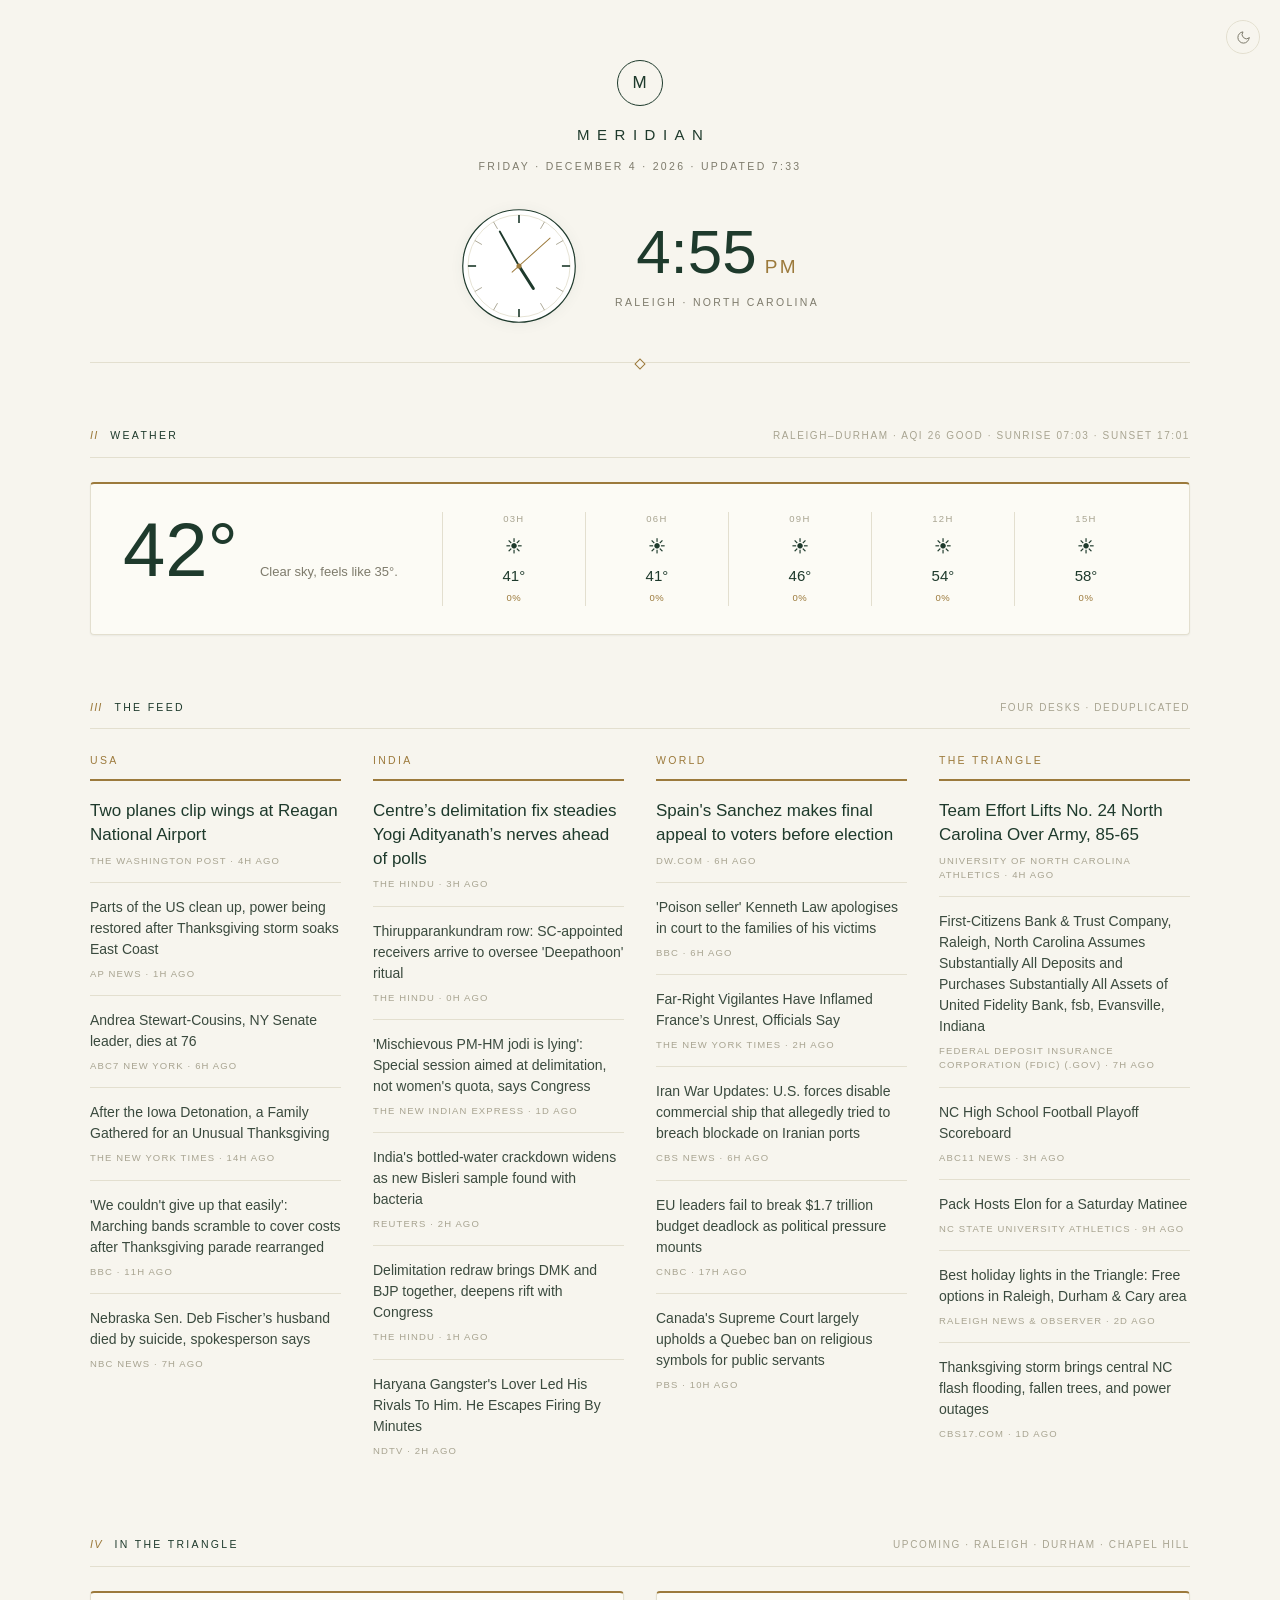
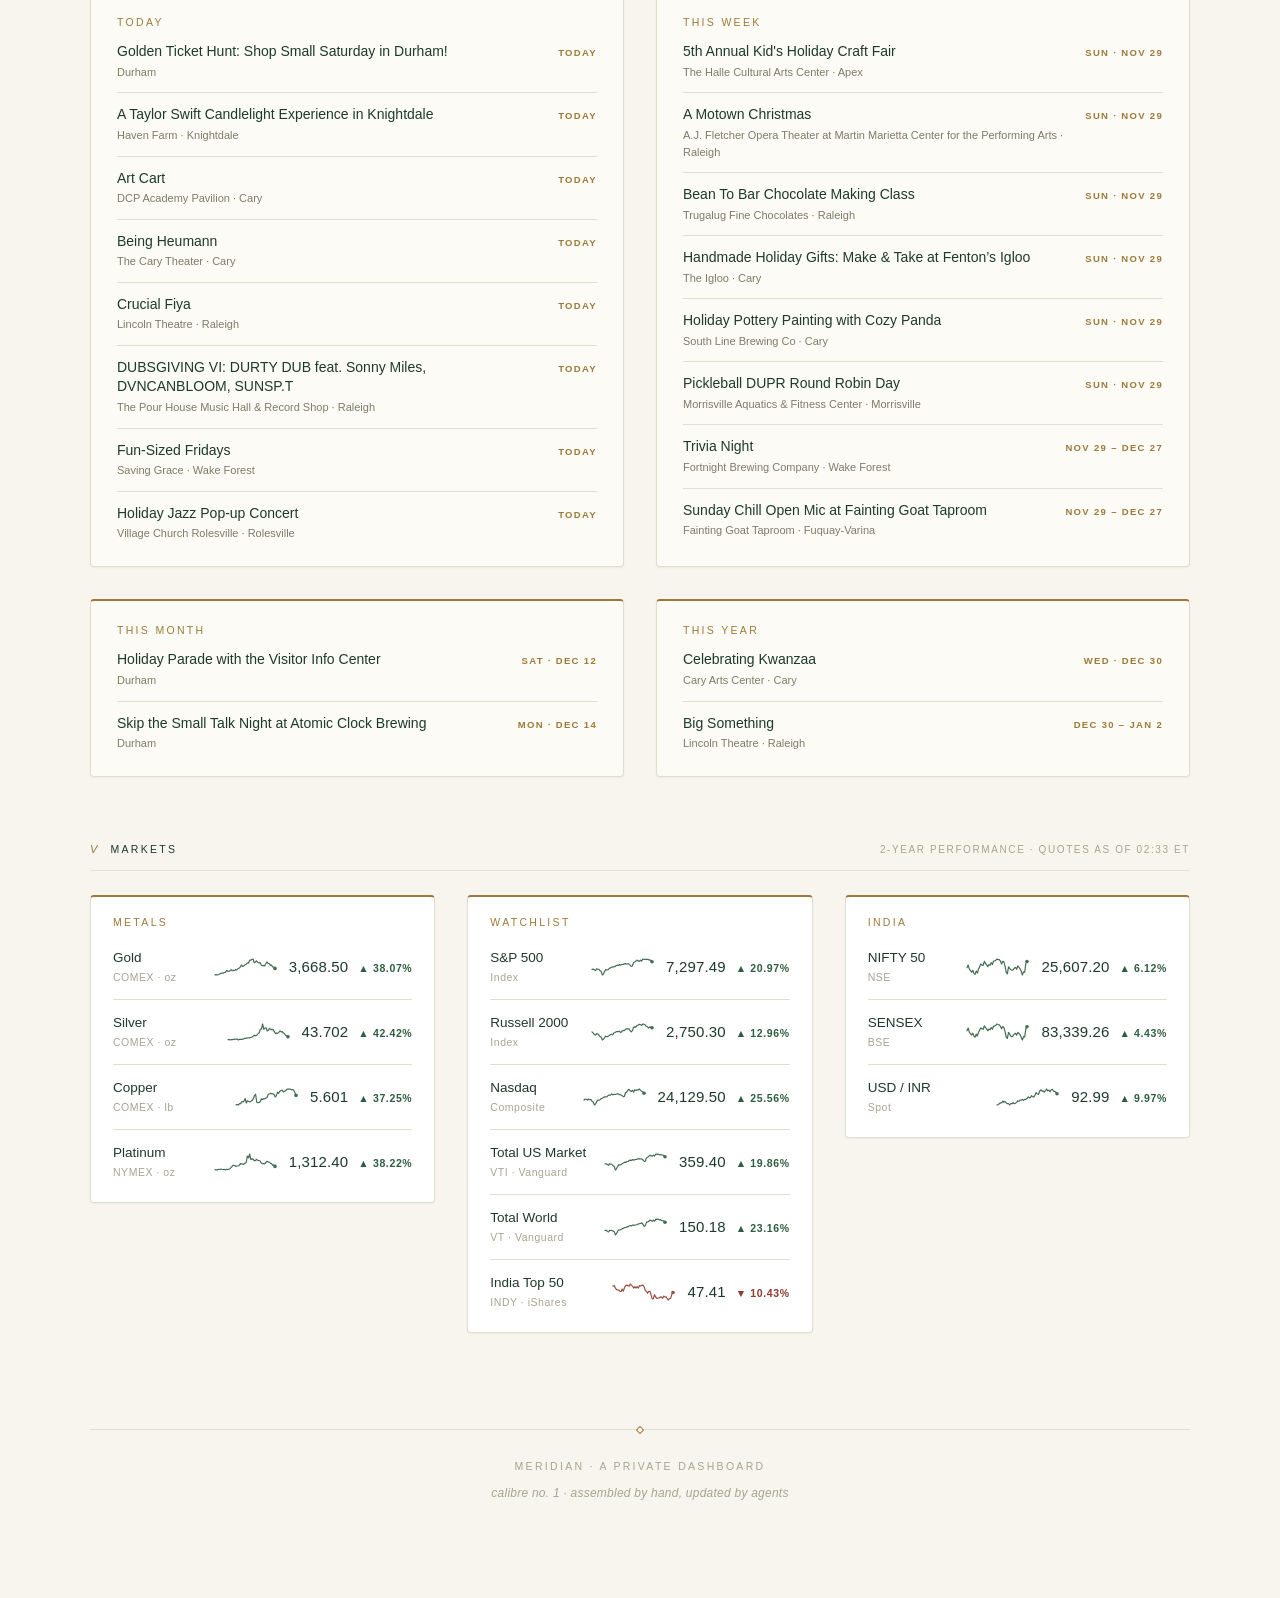
<file: site/index.html>
<!doctype html>
<html lang="en">
<head>
<meta charset="utf-8">
<meta name="viewport" content="width=device-width, initial-scale=1">
<title>Meridian</title>
<link rel="preconnect" href="https://fonts.googleapis.com">
<link rel="preconnect" href="https://fonts.gstatic.com" crossorigin>
<link href="https://fonts.googleapis.com/css2?family=Inter:ital,wght@0,200;0,400;0,500;0,600;1,400&display=swap" rel="stylesheet">
<script>try{var t=localStorage.getItem("meridian-theme");if(t)document.documentElement.dataset.theme=t}catch(e){}</script>
<meta name="theme-color" media="(prefers-color-scheme: light)" content="#F7F5EE">
<meta name="theme-color" media="(prefers-color-scheme: dark)" content="#111113">
<link rel="stylesheet" href="styles.css">
</head>
<body>
<div class="page">

  <button class="theme-toggle" id="theme-toggle" aria-label="Toggle light and dark theme">
    <svg class="moon" viewBox="0 0 24 24" fill="none" stroke="currentColor" stroke-width="1.6" stroke-linecap="round" stroke-linejoin="round"><path d="M21 12.8A9 9 0 1 1 11.2 3a7 7 0 0 0 9.8 9.8z"/></svg>
    <svg class="sun" viewBox="0 0 24 24" fill="none" stroke="currentColor" stroke-width="1.6" stroke-linecap="round"><circle cx="12" cy="12" r="4"/><path d="M12 2v2M12 20v2M4.9 4.9l1.4 1.4M17.7 17.7l1.4 1.4M2 12h2M20 12h2M4.9 19.1l1.4-1.4M17.7 6.3l1.4-1.4"/></svg>
  </button>

  <!-- I · TIME -->
  <header>
    <div class="monogram">M</div>
    <div class="wordmark">Meridian</div>
    <div class="masthead-sub label" id="dateline">—</div>
    <div class="clockrow">
      <svg class="watch" viewBox="0 0 100 100" aria-hidden="true">
        <circle class="face" cx="50" cy="50" r="48.5" fill="#FFFFFF" stroke="#161310" stroke-width="1"/>
        <circle class="ring" cx="50" cy="50" r="44" fill="none" stroke="#E8E4DB" stroke-width="0.75"/>
        <g class="tick" stroke="#161310" stroke-width="1.4">
          <line x1="50" y1="6" x2="50" y2="13"/><line x1="50" y1="87" x2="50" y2="94"/>
          <line x1="6" y1="50" x2="13" y2="50"/><line x1="87" y1="50" x2="94" y2="50"/>
        </g>
        <g class="tick2" stroke="#A9A398" stroke-width="0.8">
          <line x1="72" y1="11.9" x2="68.5" y2="18"/><line x1="88.1" y1="28" x2="82" y2="31.5"/>
          <line x1="88.1" y1="72" x2="82" y2="68.5"/><line x1="72" y1="88.1" x2="68.5" y2="82"/>
          <line x1="28" y1="88.1" x2="31.5" y2="82"/><line x1="11.9" y1="72" x2="18" y2="68.5"/>
          <line x1="11.9" y1="28" x2="18" y2="31.5"/><line x1="28" y1="11.9" x2="31.5" y2="18"/>
        </g>
        <line id="hh" class="hand" x1="50" y1="50" x2="50" y2="27" stroke="#161310" stroke-width="2.6" stroke-linecap="round"/>
        <line id="mh" class="hand" x1="50" y1="50" x2="50" y2="16" stroke="#161310" stroke-width="1.6" stroke-linecap="round"/>
        <line id="sh" class="second" x1="50" y1="58" x2="50" y2="14" stroke="#A5804A" stroke-width="0.8" stroke-linecap="round"/>
        <circle class="pin" cx="50" cy="50" r="2.2" fill="#A5804A"/>
      </svg>
      <div>
        <div class="bigtime" id="digital">–:––</div>
        <div class="tz label">Raleigh · North Carolina</div>
      </div>
    </div>
    <div class="masthead-rule"></div>
  </header>

  <!-- II · WEATHER -->
  <section id="sec-weather">
    <div class="section-head">
      <div class="label label--ink"><span class="secnum">II</span>Weather</div>
      <div class="meta" id="weather-meta">—</div>
    </div>
    <div class="panel" style="--wash:var(--wash-sky);--dial:var(--dial-sky)" id="weather-panel">
      <div class="empty">Loading…</div>
    </div>
  </section>

  <!-- III · NEWS -->
  <section id="sec-news">
    <div class="section-head">
      <div class="label label--ink"><span class="secnum">III</span>The Feed</div>
      <div class="meta" id="news-meta">—</div>
    </div>
    <div class="grid" id="news-grid"><div class="col-12 empty">Loading…</div></div>
  </section>

  <!-- IV · IN THE TRIANGLE -->
  <section id="sec-events">
    <div class="section-head">
      <div class="label label--ink"><span class="secnum">IV</span>In the Triangle</div>
      <div class="meta">Upcoming · Raleigh · Durham · Chapel Hill<span class="sampletag" id="events-tag" hidden>sample</span></div>
    </div>
    <div class="grid" id="events-grid"><div class="col-12 empty">Loading…</div></div>
  </section>

  <!-- V · MARKETS -->
  <section id="sec-markets">
    <div class="section-head">
      <div class="label label--ink"><span class="secnum">V</span>Markets</div>
      <div class="meta" id="markets-meta">—</div>
    </div>
    <div class="grid" id="markets-grid"><div class="col-12 empty">Loading…</div></div>
  </section>

  <footer>
    <div class="footer-diamond"></div>
    <div class="label">Meridian · A private dashboard</div>
    <div class="caliber">calibre no. 1 · assembled by hand, updated by agents</div>
  </footer>

</div>
<script src="app.js"></script>
</body>
</html>
</file>
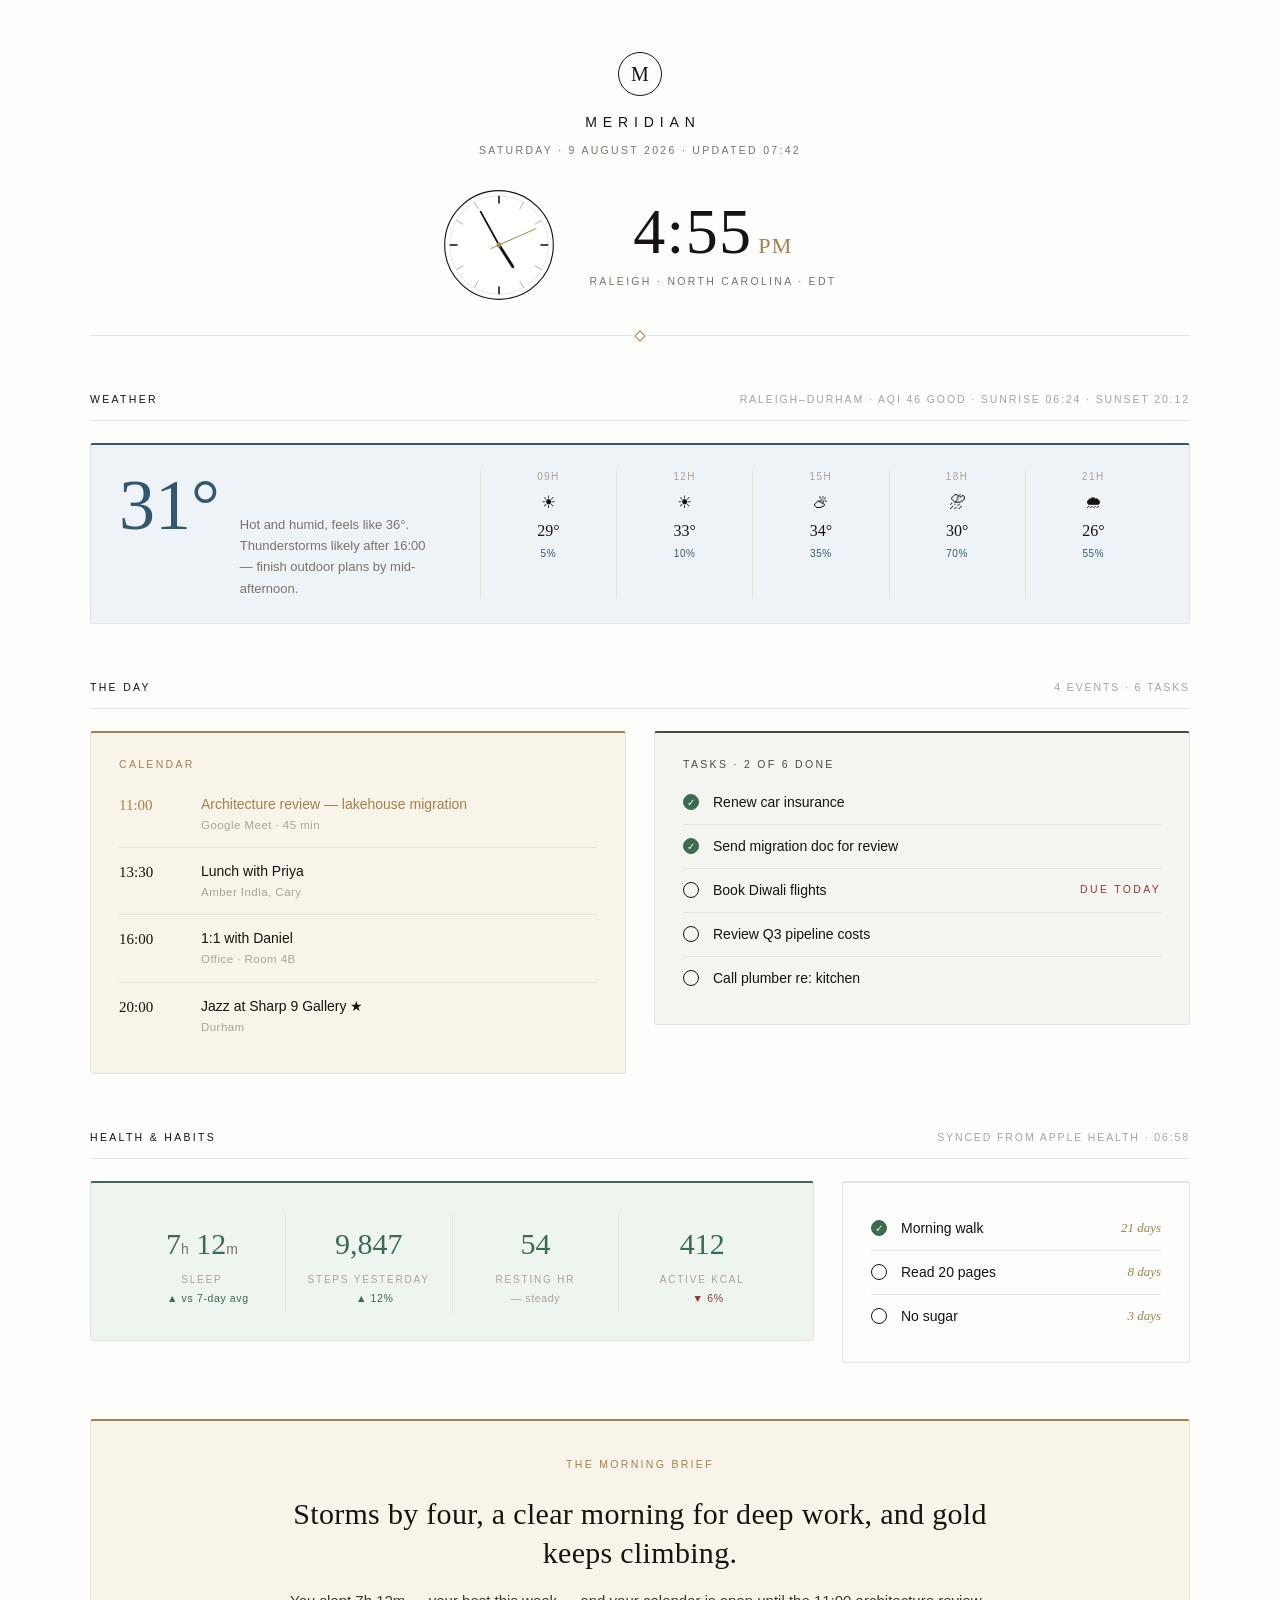
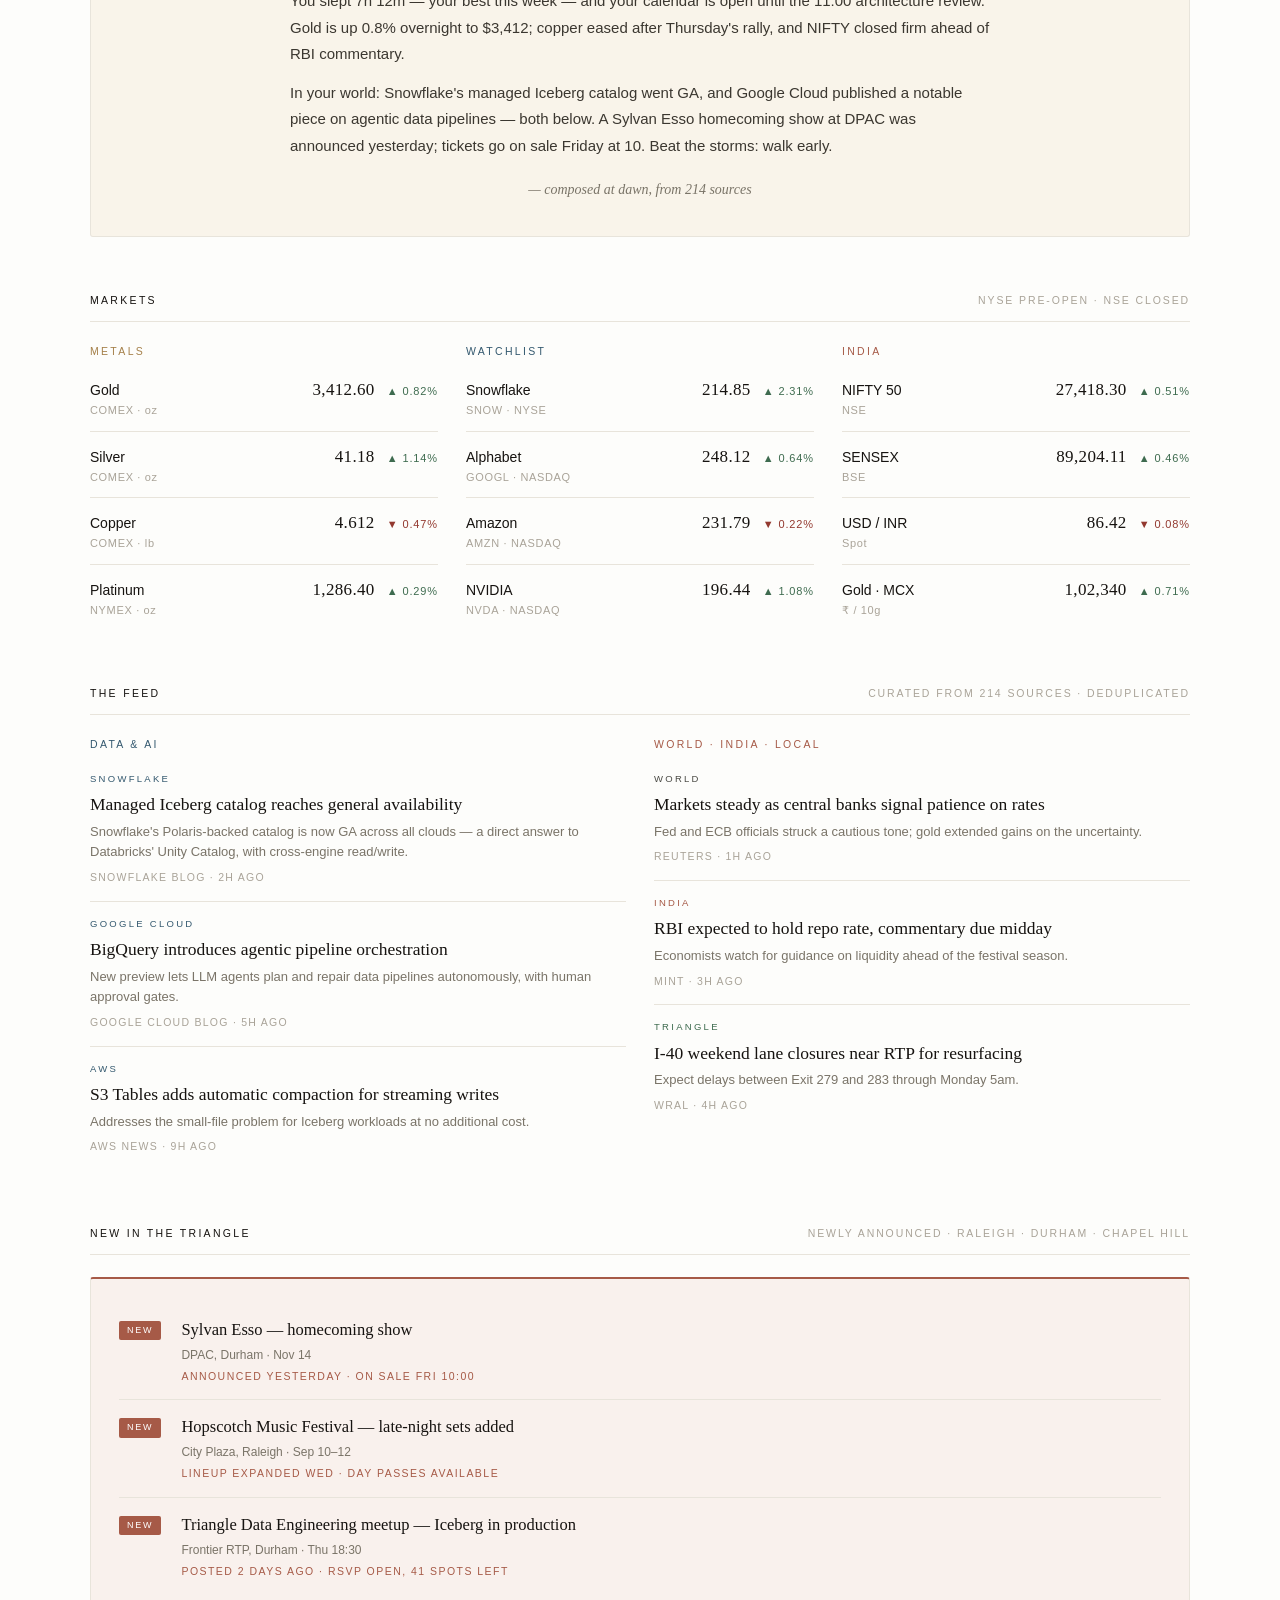
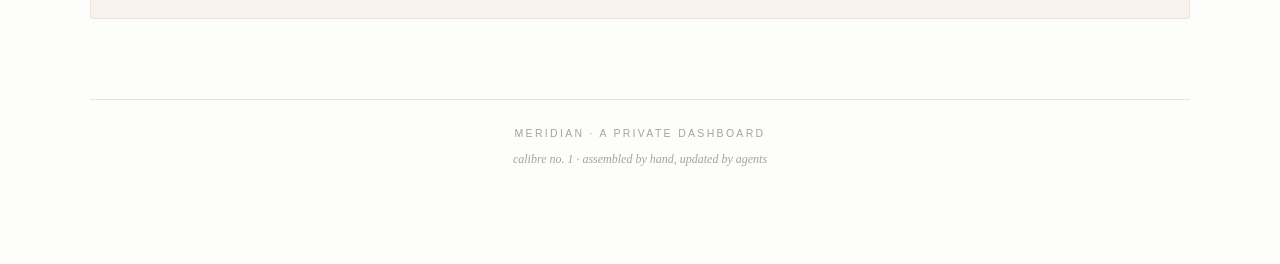
<file: mockup.html>
<!doctype html>
<html lang="en">
<head>
<meta charset="utf-8">
<meta name="viewport" content="width=device-width, initial-scale=1">
<title>Meridian — Life Dashboard Mockup</title>
<style>
  :root{
    --paper:#FDFDFB;
    --ink:#161310;
    --muted:#7A7468;
    --faint:#A9A398;
    --hairline:#E8E4DB;
    --gold:#A5804A;
    --up:#3E6B4F;
    --down:#93392F;
    /* enamel dial washes */
    --wash-sky:#EDF3F7;    --dial-sky:#33586E;
    --wash-sage:#EEF4EE;   --dial-sage:#3E6B4F;
    --wash-cream:#F9F4EA;  --dial-cream:#A5804A;
    --wash-slate:#F4F4F1;  --dial-slate:#4A4A45;
    --wash-blush:#F9F1ED;  --dial-blush:#A65A47;
    --serif:"Didot","Bodoni 72","Playfair Display",Georgia,"Times New Roman",serif;
    --sans:"Helvetica Neue",Helvetica,"Neue Haas Grotesk",Arial,sans-serif;
  }
  *{margin:0;padding:0;box-sizing:border-box}
  html{-webkit-text-size-adjust:100%}
  body{
    background:var(--paper);
    color:var(--ink);
    font-family:var(--sans);
    font-size:15px;line-height:1.5;
    -webkit-font-smoothing:antialiased;
  }
  .page{max-width:1180px;margin:0 auto;padding:0 40px 96px}
  @media (max-width:640px){.page{padding:0 20px 64px}}

  .label{
    font-family:var(--sans);font-size:10.5px;letter-spacing:.22em;
    text-transform:uppercase;color:var(--muted);font-weight:500;
  }
  .label--ink{color:var(--ink)}
  .label--gold{color:var(--gold)}

  /* ---------- masthead ---------- */
  header{padding:52px 0 0;text-align:center}
  .monogram{
    width:44px;height:44px;margin:0 auto 16px;
    border:1px solid var(--ink);border-radius:50%;
    display:flex;align-items:center;justify-content:center;
    font-family:var(--serif);font-size:20px;
  }
  .wordmark{
    font-family:var(--sans);font-size:14px;letter-spacing:.42em;text-transform:uppercase;
    font-weight:500;margin-left:.42em;
  }
  .masthead-sub{margin-top:10px}
  .clockrow{display:flex;align-items:center;justify-content:center;gap:34px;margin-top:30px}
  .watch{width:112px;height:112px}
  .bigtime{
    font-family:var(--serif);font-size:64px;line-height:1;
    font-variant-numeric:tabular-nums;letter-spacing:.02em;
  }
  .bigtime small{font-size:22px;color:var(--gold);letter-spacing:.06em;margin-left:6px}
  .tz{margin-top:10px}
  @media (max-width:640px){
    .clockrow{gap:22px}
    .watch{width:88px;height:88px}
    .bigtime{font-size:44px}
    .bigtime small{font-size:16px}
  }
  .masthead-rule{margin:34px auto 0;height:1px;background:var(--hairline);position:relative}
  .masthead-rule::after{
    content:"";position:absolute;left:50%;top:-2.5px;width:6px;height:6px;
    transform:translateX(-50%) rotate(45deg);
    background:var(--paper);border:1px solid var(--gold);
  }

  /* ---------- sections & panels ---------- */
  section{margin-top:56px}
  .section-head{
    display:flex;align-items:baseline;justify-content:space-between;
    padding-bottom:12px;margin-bottom:22px;border-bottom:1px solid var(--hairline);
  }
  .section-head .meta{font-size:10.5px;letter-spacing:.18em;text-transform:uppercase;color:var(--faint)}
  .panel{
    background:var(--wash,transparent);
    border:1px solid var(--hairline);
    border-top:2px solid var(--dial,var(--hairline));
    border-radius:3px;padding:24px 28px;
  }
  @media (max-width:640px){.panel{padding:18px 20px}}
  .panel .label{color:var(--dial,var(--muted))}

  .grid{display:grid;grid-template-columns:repeat(12,1fr);gap:28px 28px}
  .col-4{grid-column:span 4}
  .col-6{grid-column:span 6}
  .col-8{grid-column:span 8}
  .col-12{grid-column:span 12}
  @media (max-width:900px){.col-4,.col-6,.col-8{grid-column:span 12}}

  /* ---------- rows / numerals ---------- */
  .row{display:flex;align-items:baseline;justify-content:space-between;
    padding:12px 0;border-bottom:1px solid var(--hairline);gap:16px}
  .row:last-child{border-bottom:none}
  .row .name{font-size:14px}
  .row .sub{font-size:11px;color:var(--faint);letter-spacing:.06em;margin-top:1px}
  .num{font-family:var(--serif);font-size:17px;font-variant-numeric:tabular-nums lining-nums;
    letter-spacing:.02em;white-space:nowrap}
  .delta{font-size:11px;letter-spacing:.08em;white-space:nowrap;margin-left:12px}
  .delta.up{color:var(--up)}
  .delta.down{color:var(--down)}
  .right{text-align:right}

  /* ---------- weather ---------- */
  .weather-wrap{display:flex;gap:40px;align-items:stretch;flex-wrap:wrap}
  .weather-main{display:flex;gap:20px;align-items:baseline;min-width:250px}
  .weather-temp{font-family:var(--serif);font-size:72px;line-height:1;color:var(--dial-sky)}
  .weather-desc{font-size:13px;color:var(--muted);line-height:1.65;max-width:200px}
  .weather-hours{display:flex;flex:1;min-width:280px;border-left:1px solid var(--hairline)}
  @media (max-width:640px){.weather-hours{border-left:none;border-top:1px solid var(--hairline);padding-top:14px}}
  .wh{flex:1;text-align:center}
  .wh + .wh{border-left:1px solid var(--hairline)}
  .wh .h{font-size:10px;letter-spacing:.14em;color:var(--faint);text-transform:uppercase}
  .wh .g{font-size:17px;margin-top:6px}
  .wh .t{font-family:var(--serif);font-size:16px;margin-top:4px}
  .wh .p{font-size:10px;color:var(--dial-sky);margin-top:3px;letter-spacing:.06em}

  /* ---------- calendar ---------- */
  .event{display:flex;gap:22px;padding:13px 0;border-bottom:1px solid var(--hairline)}
  .event:last-child{border-bottom:none}
  .event .time{font-family:var(--serif);font-size:15px;min-width:60px;font-variant-numeric:tabular-nums}
  .event .what{font-size:14px}
  .event .where{font-size:11.5px;color:var(--faint);margin-top:2px;letter-spacing:.04em}
  .event.now .time,.event.now .what{color:var(--gold)}

  /* ---------- tasks & habits ---------- */
  .habit{display:flex;align-items:center;justify-content:space-between;
    padding:11px 0;border-bottom:1px solid var(--hairline)}
  .habit:last-child{border-bottom:none}
  .habit .mark{width:16px;height:16px;border:1px solid var(--ink);border-radius:50%;
    display:inline-flex;align-items:center;justify-content:center;margin-right:14px;
    font-size:10px;flex:none}
  .habit.done .mark{background:var(--dial-sage);border-color:var(--dial-sage);color:#fff}
  .habit .left{display:flex;align-items:center;font-size:14px}
  .habit .streak{font-family:var(--serif);font-size:13px;color:var(--gold);font-style:italic}

  /* ---------- health ---------- */
  .stats{display:flex;text-align:center;padding:6px 0 2px;flex-wrap:wrap}
  .stat{flex:1;min-width:120px;padding:8px 0}
  .stat + .stat{border-left:1px solid var(--hairline)}
  @media (max-width:640px){.stat + .stat{border-left:none}}
  .stat .v{font-family:var(--serif);font-size:30px;font-variant-numeric:tabular-nums;color:var(--dial-sage)}
  .stat .v small{font-size:14px;color:var(--muted);font-family:var(--sans)}
  .stat .k{font-size:10px;letter-spacing:.18em;text-transform:uppercase;color:var(--faint);margin-top:6px}
  .stat .trend{font-size:10.5px;margin-top:4px;letter-spacing:.06em}
  .ring{width:120px;height:120px;flex:none}

  /* ---------- briefing ---------- */
  .brief{max-width:700px;margin:0 auto;text-align:center}
  .brief h1{font-family:var(--serif);font-weight:400;font-size:30px;line-height:1.3;
    letter-spacing:.01em;margin:22px 0 16px}
  @media (max-width:640px){.brief h1{font-size:24px}}
  .brief p{font-size:15px;line-height:1.75;color:#3B3730;text-align:left}
  .brief p + p{margin-top:13px}
  .brief .signoff{margin-top:20px;font-family:var(--serif);font-style:italic;font-size:14px;color:var(--muted)}

  /* ---------- news ---------- */
  .story{padding:15px 0;border-bottom:1px solid var(--hairline)}
  .story:last-child{border-bottom:none}
  .story .kicker{font-size:9.5px;letter-spacing:.24em;text-transform:uppercase;margin-bottom:6px}
  .story h3{font-family:var(--serif);font-weight:400;font-size:17.5px;line-height:1.4}
  .story p{font-size:13px;color:var(--muted);margin-top:5px;line-height:1.6}
  .story .src{font-size:10.5px;letter-spacing:.12em;text-transform:uppercase;color:var(--faint);margin-top:7px}

  /* ---------- new events ---------- */
  .outing{display:flex;gap:20px;padding:15px 0;border-bottom:1px solid var(--hairline)}
  .outing:last-child{border-bottom:none}
  .outing .badge{
    flex:none;align-self:flex-start;margin-top:3px;
    font-size:9px;letter-spacing:.2em;text-transform:uppercase;
    color:#fff;background:var(--dial-blush);border-radius:2px;padding:3px 8px;
  }
  .outing h4{font-family:var(--serif);font-weight:400;font-size:16.5px}
  .outing .where{font-size:12px;color:var(--muted);margin-top:3px}
  .outing .sale{font-size:10.5px;letter-spacing:.14em;text-transform:uppercase;color:var(--dial-blush);margin-top:5px}

  footer{margin-top:80px;text-align:center;border-top:1px solid var(--hairline);padding-top:26px}
  footer .label{color:var(--faint)}
  .caliber{font-family:var(--serif);font-style:italic;font-size:12px;color:var(--faint);margin-top:8px}
</style>
</head>
<body>
<div class="page">

  <!-- ===================== 1 · TIME ===================== -->
  <header>
    <div class="monogram">M</div>
    <div class="wordmark">Meridian</div>
    <div class="masthead-sub label">Saturday · 9 August 2026 · Updated 07:42</div>
    <div class="clockrow">
      <svg class="watch" viewBox="0 0 100 100" aria-hidden="true">
        <circle cx="50" cy="50" r="48.5" fill="#FFFFFF" stroke="#161310" stroke-width="1"/>
        <circle cx="50" cy="50" r="44" fill="none" stroke="#E8E4DB" stroke-width="0.75"/>
        <g stroke="#161310" stroke-width="1.4">
          <line x1="50" y1="6" x2="50" y2="13"/><line x1="50" y1="87" x2="50" y2="94"/>
          <line x1="6" y1="50" x2="13" y2="50"/><line x1="87" y1="50" x2="94" y2="50"/>
        </g>
        <g stroke="#A9A398" stroke-width="0.8">
          <line x1="72" y1="11.9" x2="68.5" y2="18"/><line x1="88.1" y1="28" x2="82" y2="31.5"/>
          <line x1="88.1" y1="72" x2="82" y2="68.5"/><line x1="72" y1="88.1" x2="68.5" y2="82"/>
          <line x1="28" y1="88.1" x2="31.5" y2="82"/><line x1="11.9" y1="72" x2="18" y2="68.5"/>
          <line x1="11.9" y1="28" x2="18" y2="31.5"/><line x1="28" y1="11.9" x2="31.5" y2="18"/>
        </g>
        <line id="hh" x1="50" y1="50" x2="50" y2="27" stroke="#161310" stroke-width="2.6" stroke-linecap="round"/>
        <line id="mh" x1="50" y1="50" x2="50" y2="16" stroke="#161310" stroke-width="1.6" stroke-linecap="round"/>
        <line id="sh" x1="50" y1="58" x2="50" y2="14" stroke="#A5804A" stroke-width="0.8" stroke-linecap="round"/>
        <circle cx="50" cy="50" r="2.2" fill="#A5804A"/>
      </svg>
      <div>
        <div class="bigtime" id="digital">7:42<small>AM</small></div>
        <div class="tz label">Raleigh · North Carolina · EDT</div>
      </div>
    </div>
    <div class="masthead-rule"></div>
  </header>

  <!-- ===================== 2 · WEATHER ===================== -->
  <section>
    <div class="section-head">
      <div class="label label--ink">Weather</div>
      <div class="meta">Raleigh–Durham · AQI 46 Good · Sunrise 06:24 · Sunset 20:12</div>
    </div>
    <div class="panel" style="--wash:var(--wash-sky);--dial:var(--dial-sky)">
      <div class="weather-wrap">
        <div class="weather-main">
          <div class="weather-temp">31°</div>
          <div class="weather-desc">Hot and humid, feels like 36°.<br>Thunderstorms likely after 16:00 — finish outdoor plans by mid-afternoon.</div>
        </div>
        <div class="weather-hours">
          <div class="wh"><div class="h">09h</div><div class="g">☀︎</div><div class="t">29°</div><div class="p">5%</div></div>
          <div class="wh"><div class="h">12h</div><div class="g">☀︎</div><div class="t">33°</div><div class="p">10%</div></div>
          <div class="wh"><div class="h">15h</div><div class="g">⛅︎</div><div class="t">34°</div><div class="p">35%</div></div>
          <div class="wh"><div class="h">18h</div><div class="g">⛈</div><div class="t">30°</div><div class="p">70%</div></div>
          <div class="wh"><div class="h">21h</div><div class="g">🌧</div><div class="t">26°</div><div class="p">55%</div></div>
        </div>
      </div>
    </div>
  </section>

  <!-- ===================== 3 · THE DAY ===================== -->
  <section>
    <div class="section-head">
      <div class="label label--ink">The Day</div>
      <div class="meta">4 events · 6 tasks</div>
    </div>
    <div class="grid">
      <div class="col-6">
        <div class="panel" style="--wash:var(--wash-cream);--dial:var(--dial-cream)">
          <div class="label" style="margin-bottom:8px">Calendar</div>
          <div class="event now"><div class="time">11:00</div><div><div class="what">Architecture review — lakehouse migration</div><div class="where">Google Meet · 45 min</div></div></div>
          <div class="event"><div class="time">13:30</div><div><div class="what">Lunch with Priya</div><div class="where">Amber India, Cary</div></div></div>
          <div class="event"><div class="time">16:00</div><div><div class="what">1:1 with Daniel</div><div class="where">Office · Room 4B</div></div></div>
          <div class="event"><div class="time">20:00</div><div><div class="what">Jazz at Sharp 9 Gallery ★</div><div class="where">Durham</div></div></div>
        </div>
      </div>
      <div class="col-6">
        <div class="panel" style="--wash:var(--wash-slate);--dial:var(--dial-slate)">
          <div class="label" style="margin-bottom:8px">Tasks · 2 of 6 done</div>
          <div class="habit done"><div class="left"><span class="mark">✓</span>Renew car insurance</div></div>
          <div class="habit done"><div class="left"><span class="mark">✓</span>Send migration doc for review</div></div>
          <div class="habit"><div class="left"><span class="mark"></span>Book Diwali flights</div><span class="label" style="color:var(--down)">Due today</span></div>
          <div class="habit"><div class="left"><span class="mark"></span>Review Q3 pipeline costs</div></div>
          <div class="habit"><div class="left"><span class="mark"></span>Call plumber re: kitchen</div></div>
        </div>
      </div>
    </div>
  </section>

  <!-- ===================== 4 · HEALTH ===================== -->
  <section>
    <div class="section-head">
      <div class="label label--ink">Health &amp; Habits</div>
      <div class="meta">Synced from Apple Health · 06:58</div>
    </div>
    <div class="grid">
      <div class="col-8">
        <div class="panel" style="--wash:var(--wash-sage);--dial:var(--dial-sage)">
          <div class="stats">
            <div class="stat"><div class="v">7<small>h</small> 12<small>m</small></div><div class="k">Sleep</div><div class="trend delta up">▲ vs 7-day avg</div></div>
            <div class="stat"><div class="v">9,847</div><div class="k">Steps yesterday</div><div class="trend delta up">▲ 12%</div></div>
            <div class="stat"><div class="v">54</div><div class="k">Resting HR</div><div class="trend" style="color:var(--faint)">— steady</div></div>
            <div class="stat"><div class="v">412</div><div class="k">Active kcal</div><div class="trend delta down">▼ 6%</div></div>
          </div>
        </div>
      </div>
      <div class="col-4">
        <div class="panel">
          <div class="habit done"><div class="left"><span class="mark">✓</span>Morning walk</div><span class="streak">21 days</span></div>
          <div class="habit"><div class="left"><span class="mark"></span>Read 20 pages</div><span class="streak">8 days</span></div>
          <div class="habit"><div class="left"><span class="mark"></span>No sugar</div><span class="streak">3 days</span></div>
        </div>
      </div>
    </div>
  </section>

  <!-- ===================== 5 · BRIEFING ===================== -->
  <section>
    <div class="panel" style="--wash:var(--wash-cream);--dial:var(--dial-cream);padding:36px 32px">
      <div class="brief">
        <div class="label label--gold">The Morning Brief</div>
        <h1>Storms by four, a clear morning for deep work, and gold keeps climbing.</h1>
        <p>You slept 7h 12m — your best this week — and your calendar is open until the 11:00 architecture review. Gold is up 0.8% overnight to $3,412; copper eased after Thursday's rally, and NIFTY closed firm ahead of RBI commentary.</p>
        <p>In your world: Snowflake's managed Iceberg catalog went GA, and Google Cloud published a notable piece on agentic data pipelines — both below. A Sylvan Esso homecoming show at DPAC was announced yesterday; tickets go on sale Friday at 10. Beat the storms: walk early.</p>
        <div class="signoff">— composed at dawn, from 214 sources</div>
      </div>
    </div>
  </section>

  <!-- ===================== 6 · MARKETS ===================== -->
  <section>
    <div class="section-head">
      <div class="label label--ink">Markets</div>
      <div class="meta">NYSE pre-open · NSE closed</div>
    </div>
    <div class="grid">
      <div class="col-4">
        <div class="label" style="margin-bottom:6px;color:var(--gold)">Metals</div>
        <div class="row"><div><div class="name">Gold</div><div class="sub">COMEX · oz</div></div><div class="right"><span class="num">3,412.60</span><span class="delta up">▲ 0.82%</span></div></div>
        <div class="row"><div><div class="name">Silver</div><div class="sub">COMEX · oz</div></div><div class="right"><span class="num">41.18</span><span class="delta up">▲ 1.14%</span></div></div>
        <div class="row"><div><div class="name">Copper</div><div class="sub">COMEX · lb</div></div><div class="right"><span class="num">4.612</span><span class="delta down">▼ 0.47%</span></div></div>
        <div class="row"><div><div class="name">Platinum</div><div class="sub">NYMEX · oz</div></div><div class="right"><span class="num">1,286.40</span><span class="delta up">▲ 0.29%</span></div></div>
      </div>
      <div class="col-4">
        <div class="label" style="margin-bottom:6px;color:var(--dial-sky)">Watchlist</div>
        <div class="row"><div><div class="name">Snowflake</div><div class="sub">SNOW · NYSE</div></div><div class="right"><span class="num">214.85</span><span class="delta up">▲ 2.31%</span></div></div>
        <div class="row"><div><div class="name">Alphabet</div><div class="sub">GOOGL · NASDAQ</div></div><div class="right"><span class="num">248.12</span><span class="delta up">▲ 0.64%</span></div></div>
        <div class="row"><div><div class="name">Amazon</div><div class="sub">AMZN · NASDAQ</div></div><div class="right"><span class="num">231.79</span><span class="delta down">▼ 0.22%</span></div></div>
        <div class="row"><div><div class="name">NVIDIA</div><div class="sub">NVDA · NASDAQ</div></div><div class="right"><span class="num">196.44</span><span class="delta up">▲ 1.08%</span></div></div>
      </div>
      <div class="col-4">
        <div class="label" style="margin-bottom:6px;color:var(--dial-blush)">India</div>
        <div class="row"><div><div class="name">NIFTY 50</div><div class="sub">NSE</div></div><div class="right"><span class="num">27,418.30</span><span class="delta up">▲ 0.51%</span></div></div>
        <div class="row"><div><div class="name">SENSEX</div><div class="sub">BSE</div></div><div class="right"><span class="num">89,204.11</span><span class="delta up">▲ 0.46%</span></div></div>
        <div class="row"><div><div class="name">USD / INR</div><div class="sub">Spot</div></div><div class="right"><span class="num">86.42</span><span class="delta down">▼ 0.08%</span></div></div>
        <div class="row"><div><div class="name">Gold · MCX</div><div class="sub">₹ / 10g</div></div><div class="right"><span class="num">1,02,340</span><span class="delta up">▲ 0.71%</span></div></div>
      </div>
    </div>
  </section>

  <!-- ===================== 7 · NEWS ===================== -->
  <section>
    <div class="section-head">
      <div class="label label--ink">The Feed</div>
      <div class="meta">Curated from 214 sources · deduplicated</div>
    </div>
    <div class="grid">
      <div class="col-6">
        <div class="label" style="margin-bottom:4px;color:var(--dial-sky)">Data &amp; AI</div>
        <div class="story">
          <div class="kicker" style="color:var(--dial-sky)">Snowflake</div>
          <h3>Managed Iceberg catalog reaches general availability</h3>
          <p>Snowflake's Polaris-backed catalog is now GA across all clouds — a direct answer to Databricks' Unity Catalog, with cross-engine read/write.</p>
          <div class="src">Snowflake Blog · 2h ago</div>
        </div>
        <div class="story">
          <div class="kicker" style="color:var(--dial-sky)">Google Cloud</div>
          <h3>BigQuery introduces agentic pipeline orchestration</h3>
          <p>New preview lets LLM agents plan and repair data pipelines autonomously, with human approval gates.</p>
          <div class="src">Google Cloud Blog · 5h ago</div>
        </div>
        <div class="story">
          <div class="kicker" style="color:var(--dial-sky)">AWS</div>
          <h3>S3 Tables adds automatic compaction for streaming writes</h3>
          <p>Addresses the small-file problem for Iceberg workloads at no additional cost.</p>
          <div class="src">AWS News · 9h ago</div>
        </div>
      </div>
      <div class="col-6">
        <div class="label" style="margin-bottom:4px;color:var(--dial-blush)">World · India · Local</div>
        <div class="story">
          <div class="kicker" style="color:var(--dial-slate)">World</div>
          <h3>Markets steady as central banks signal patience on rates</h3>
          <p>Fed and ECB officials struck a cautious tone; gold extended gains on the uncertainty.</p>
          <div class="src">Reuters · 1h ago</div>
        </div>
        <div class="story">
          <div class="kicker" style="color:var(--dial-blush)">India</div>
          <h3>RBI expected to hold repo rate, commentary due midday</h3>
          <p>Economists watch for guidance on liquidity ahead of the festival season.</p>
          <div class="src">Mint · 3h ago</div>
        </div>
        <div class="story">
          <div class="kicker" style="color:var(--dial-sage)">Triangle</div>
          <h3>I-40 weekend lane closures near RTP for resurfacing</h3>
          <p>Expect delays between Exit 279 and 283 through Monday 5am.</p>
          <div class="src">WRAL · 4h ago</div>
        </div>
      </div>
    </div>
  </section>

  <!-- ===================== 8 · NEW IN THE TRIANGLE ===================== -->
  <section>
    <div class="section-head">
      <div class="label label--ink">New in the Triangle</div>
      <div class="meta">Newly announced · Raleigh · Durham · Chapel Hill</div>
    </div>
    <div class="panel" style="--wash:var(--wash-blush);--dial:var(--dial-blush)">
      <div class="outing">
        <span class="badge">New</span>
        <div>
          <h4>Sylvan Esso — homecoming show</h4>
          <div class="where">DPAC, Durham · Nov 14</div>
          <div class="sale">Announced yesterday · On sale Fri 10:00</div>
        </div>
      </div>
      <div class="outing">
        <span class="badge">New</span>
        <div>
          <h4>Hopscotch Music Festival — late-night sets added</h4>
          <div class="where">City Plaza, Raleigh · Sep 10–12</div>
          <div class="sale">Lineup expanded Wed · Day passes available</div>
        </div>
      </div>
      <div class="outing">
        <span class="badge">New</span>
        <div>
          <h4>Triangle Data Engineering meetup — Iceberg in production</h4>
          <div class="where">Frontier RTP, Durham · Thu 18:30</div>
          <div class="sale">Posted 2 days ago · RSVP open, 41 spots left</div>
        </div>
      </div>
    </div>
  </section>

  <footer>
    <div class="label">Meridian · A private dashboard</div>
    <div class="caliber">calibre no. 1 · assembled by hand, updated by agents</div>
  </footer>

</div>
<script>
  (function tick(){
    var d = new Date();
    var h = d.getHours(), m = d.getMinutes(), s = d.getSeconds();
    var h12 = h % 12 || 12, am = h < 12 ? 'AM' : 'PM';
    document.getElementById('digital').innerHTML =
      h12 + ':' + String(m).padStart(2,'0') + '<small>' + am + '</small>';
    function rot(id, deg){
      var el = document.getElementById(id);
      el.setAttribute('transform', 'rotate(' + deg + ' 50 50)');
    }
    rot('hh', (h % 12) * 30 + m * 0.5);
    rot('mh', m * 6 + s * 0.1);
    rot('sh', s * 6);
    setTimeout(tick, 1000);
  })();
</script>
</body>
</html>
</file>
<file: site/styles.css>
/* Meridian — Swiss Helvetica, two liveries:
   light = Heritage Green (ivory / racing green / brass)
   dark  = Noir Concierge (charcoal / ivory / champagne)          */

:root{
  --sans:"Helvetica Neue",Helvetica,"Inter",Arial,sans-serif;

  /* Heritage Green (light, default) */
  --paper:#F7F5EE;
  --ink:#1E3A2C;
  --muted:#7E7B6C;
  --faint:#A8A491;
  --hairline:#E3DFCF;
  --accent:#9C7A3C;
  --up:#2F5D40;
  --down:#8E3B2C;
  --panel:#FCFBF5;
  --panel-raised:#FFFFFF;
  --watch-face:#FFFFFF;
  --body-text:#3A4A3E;
  --shadow:rgba(30,58,44,.06);
}
:root[data-theme="dark"]{
  --paper:#111113;
  --ink:#EDE8DD;
  --muted:#8D887B;
  --faint:#5E5A50;
  --hairline:#26262A;
  --accent:#C6A15B;
  --up:#7FA98A;
  --down:#C97B6D;
  --panel:#18181B;
  --panel-raised:#1C1C20;
  --watch-face:#161618;
  --body-text:#C9C4B8;
  --shadow:rgba(0,0,0,.45);
}
@media (prefers-color-scheme: dark){
  :root:not([data-theme]){
    --paper:#111113; --ink:#EDE8DD; --muted:#8D887B; --faint:#5E5A50;
    --hairline:#26262A; --accent:#C6A15B; --up:#7FA98A; --down:#C97B6D;
    --panel:#18181B; --panel-raised:#1C1C20; --watch-face:#161618;
    --body-text:#C9C4B8; --shadow:rgba(0,0,0,.45);
  }
}

/* legacy variable names used by data files / inline styles → single accent */
:root, :root[data-theme="dark"]{
  --gold:var(--accent);
  --wash-sky:var(--panel);   --dial-sky:var(--accent);
  --wash-sage:var(--panel);  --dial-sage:var(--accent);
  --wash-cream:var(--panel); --dial-cream:var(--accent);
  --wash-slate:var(--panel); --dial-slate:var(--accent);
  --wash-blush:var(--panel); --dial-blush:var(--accent);
}

*{margin:0;padding:0;box-sizing:border-box}
html{-webkit-text-size-adjust:100%}
body{
  background:var(--paper);
  color:var(--ink);
  font-family:var(--sans);
  font-size:15px;line-height:1.5;
  -webkit-font-smoothing:antialiased;
  transition:background .35s ease,color .35s ease;
}
a{color:inherit;text-decoration:none}
a:hover h3{text-decoration:underline;text-decoration-thickness:1px;text-underline-offset:4px}
.page{max-width:1180px;margin:0 auto;padding:0 40px 96px}
@media (max-width:640px){.page{padding:0 20px 64px}}

/* ---------- theme toggle ---------- */
.theme-toggle{
  position:fixed;top:20px;right:20px;z-index:10;
  width:34px;height:34px;border-radius:50%;
  border:1px solid var(--hairline);background:var(--paper);
  color:var(--muted);cursor:pointer;
  display:flex;align-items:center;justify-content:center;
  transition:color .2s,border-color .2s,background .35s;
}
.theme-toggle:hover{color:var(--accent);border-color:var(--accent)}
.theme-toggle svg{width:15px;height:15px;display:block}
.theme-toggle .sun{display:none}
:root[data-theme="dark"] .theme-toggle .sun{display:block}
:root[data-theme="dark"] .theme-toggle .moon{display:none}
@media (prefers-color-scheme: dark){
  :root:not([data-theme]) .theme-toggle .sun{display:block}
  :root:not([data-theme]) .theme-toggle .moon{display:none}
}

/* ---------- entrance ---------- */
@keyframes rise{from{opacity:0;transform:translateY(10px)}to{opacity:1;transform:none}}
header{animation:rise .7s ease both}
section{animation:rise .7s ease both}
section:nth-of-type(1){animation-delay:.08s}
section:nth-of-type(2){animation-delay:.16s}
section:nth-of-type(3){animation-delay:.24s}
section:nth-of-type(4){animation-delay:.32s}
@media (prefers-reduced-motion: reduce){header,section{animation:none}}

/* ---------- labels ---------- */
.label{
  font-size:10.5px;letter-spacing:.22em;
  text-transform:uppercase;color:var(--muted);font-weight:500;
}
.label--ink{color:var(--ink)}
.label--gold{color:var(--accent)}
.secnum{
  font-style:italic;font-weight:400;
  color:var(--accent);margin-right:12px;letter-spacing:.1em;font-size:11px;
}
.sampletag{
  font-size:9px;letter-spacing:.18em;text-transform:uppercase;color:var(--faint);
  border:1px solid var(--hairline);border-radius:2px;padding:2px 7px;margin-left:10px;
  vertical-align:1px;
}

/* ---------- masthead ---------- */
header{padding:60px 0 0;text-align:center}
.monogram{
  width:46px;height:46px;margin:0 auto 18px;
  border:1px solid var(--ink);border-radius:50%;
  display:flex;align-items:center;justify-content:center;
  font-size:17px;font-weight:300;letter-spacing:.05em;
}
.wordmark{
  font-size:15px;letter-spacing:.5em;text-transform:uppercase;
  font-weight:500;margin-left:.5em;
}
.masthead-sub{margin-top:12px}
.clockrow{display:flex;align-items:center;justify-content:center;gap:38px;margin-top:34px}
.watch{width:116px;height:116px;filter:drop-shadow(0 1px 6px var(--shadow))}
.watch .face{fill:var(--watch-face)!important;stroke:var(--ink)!important}
.watch .ring{stroke:var(--hairline)!important}
.watch .tick{stroke:var(--ink)!important}
.watch .tick2{stroke:var(--faint)!important}
.watch .hand{stroke:var(--ink)!important}
.watch .second{stroke:var(--accent)!important}
.watch .pin{fill:var(--accent)!important}
.bigtime{
  font-size:62px;line-height:1;font-weight:200;
  font-variant-numeric:tabular-nums;letter-spacing:0;
}
.bigtime small{font-size:19px;color:var(--accent);letter-spacing:.12em;margin-left:8px;font-weight:400}
.tz{margin-top:12px}
@media (max-width:640px){
  .clockrow{gap:22px}
  .watch{width:88px;height:88px}
  .bigtime{font-size:42px}
  .bigtime small{font-size:15px}
}
.masthead-rule{margin:38px auto 0;height:1px;background:var(--hairline);position:relative}
.masthead-rule::after{
  content:"";position:absolute;left:50%;top:-2.5px;width:6px;height:6px;
  transform:translateX(-50%) rotate(45deg);
  background:var(--paper);border:1px solid var(--accent);
}

/* ---------- sections & panels ---------- */
section{margin-top:64px}
.section-head{
  display:flex;align-items:baseline;justify-content:space-between;
  padding-bottom:13px;margin-bottom:24px;border-bottom:1px solid var(--hairline);gap:14px;
}
.section-head .meta{font-size:10px;letter-spacing:.16em;text-transform:uppercase;color:var(--faint);text-align:right}
.panel{
  background:var(--panel);
  border:1px solid var(--hairline);
  border-top:2px solid var(--accent);
  border-radius:4px;padding:28px 32px;
  box-shadow:0 1px 2px var(--shadow);
  transition:background .35s ease;
}
@media (max-width:640px){.panel{padding:20px 20px}}
.panel .label{color:var(--accent)}

.grid{display:grid;grid-template-columns:repeat(12,1fr);gap:32px 32px}
.col-3{grid-column:span 3}
.col-4{grid-column:span 4}
.col-6{grid-column:span 6}
.col-12{grid-column:span 12}
@media (max-width:1000px){.col-3{grid-column:span 6}}
@media (max-width:900px){.col-4,.col-6{grid-column:span 12}}
@media (max-width:600px){.col-3{grid-column:span 12}}

/* ---------- market rows ---------- */
.mgroup{
  background:var(--panel-raised);border:1px solid var(--hairline);border-top:2px solid var(--accent);
  border-radius:4px;padding:18px 22px 8px;box-shadow:0 1px 2px var(--shadow);
  transition:background .35s ease;
}
.mgroup .label{color:var(--accent);margin-bottom:4px}
.row{display:flex;align-items:center;justify-content:space-between;
  padding:13px 0;border-bottom:1px solid var(--hairline);gap:12px}
.row:last-child{border-bottom:none}
.row .name{font-size:13.5px;font-weight:500}
.row .sub{font-size:10.5px;color:var(--faint);letter-spacing:.05em;margin-top:2px}
.spark{flex:1;display:flex;justify-content:flex-end;min-width:0}
.spark svg{display:block;opacity:.9}
.num{font-size:15px;font-weight:500;
  font-variant-numeric:tabular-nums lining-nums;letter-spacing:.01em;white-space:nowrap}
.delta{font-size:10.5px;letter-spacing:.06em;white-space:nowrap;margin-left:10px;font-weight:600}
.delta.up{color:var(--up)}
.delta.down{color:var(--down)}
.delta.flat{color:var(--faint)}
.right{text-align:right;flex:none}

/* ---------- weather ---------- */
.weather-wrap{display:flex;gap:44px;align-items:stretch;flex-wrap:wrap}
.weather-main{display:flex;gap:22px;align-items:baseline;min-width:260px}
.weather-temp{font-size:76px;font-weight:200;line-height:1;color:var(--ink)}
.weather-desc{font-size:13px;color:var(--muted);line-height:1.7;max-width:230px}
.weather-hours{display:flex;flex:1;min-width:280px;border-left:1px solid var(--hairline)}
@media (max-width:640px){.weather-hours{border-left:none;border-top:1px solid var(--hairline);padding-top:16px}}
.wh{flex:1;text-align:center}
.wh + .wh{border-left:1px solid var(--hairline)}
.wh .h{font-size:9.5px;letter-spacing:.14em;color:var(--faint);text-transform:uppercase}
.wh .g{font-size:17px;margin-top:8px}
.wh .t{font-size:15px;font-weight:500;margin-top:5px}
.wh .p{font-size:9.5px;color:var(--accent);margin-top:4px;letter-spacing:.06em}

/* ---------- news ---------- */
.newscol .label{padding-bottom:10px;border-bottom:2px solid var(--accent);display:block;color:var(--accent)}
.story{padding:14px 0;border-bottom:1px solid var(--hairline);display:block}
.story:last-child{border-bottom:none}
.story h3{font-weight:400;font-size:14px;line-height:1.5;color:var(--body-text)}
.story.featured{padding-top:18px}
.story.featured h3{font-size:17px;line-height:1.4;font-weight:500;color:var(--ink)}
.story .src{font-size:9.5px;letter-spacing:.12em;text-transform:uppercase;color:var(--faint);margin-top:7px}

/* ---------- events ---------- */
.panel--events{padding:22px 26px 12px;height:100%}
.ev-item{display:flex;align-items:baseline;justify-content:space-between;gap:18px;
  padding:12px 0;border-bottom:1px solid var(--hairline)}
.ev-item:last-child{border-bottom:none}
.ev-title{font-weight:500;font-size:14px;line-height:1.4}
.ev-where{font-size:11px;color:var(--muted);margin-top:2px}
.ev-when{font-size:9.5px;letter-spacing:.14em;text-transform:uppercase;color:var(--accent);
  font-weight:600;white-space:nowrap}

.empty{padding:18px 0;color:var(--faint);font-size:13px;font-style:italic}

/* ---------- footer ---------- */
footer{margin-top:96px;text-align:center;border-top:1px solid var(--hairline);padding-top:30px}
.footer-diamond{
  width:6px;height:6px;margin:-33px auto 26px;transform:rotate(45deg);
  background:var(--paper);border:1px solid var(--accent);
}
footer .label{color:var(--faint)}
.caliber{font-style:italic;font-size:12px;color:var(--faint);margin-top:9px;letter-spacing:.02em}
</file>
